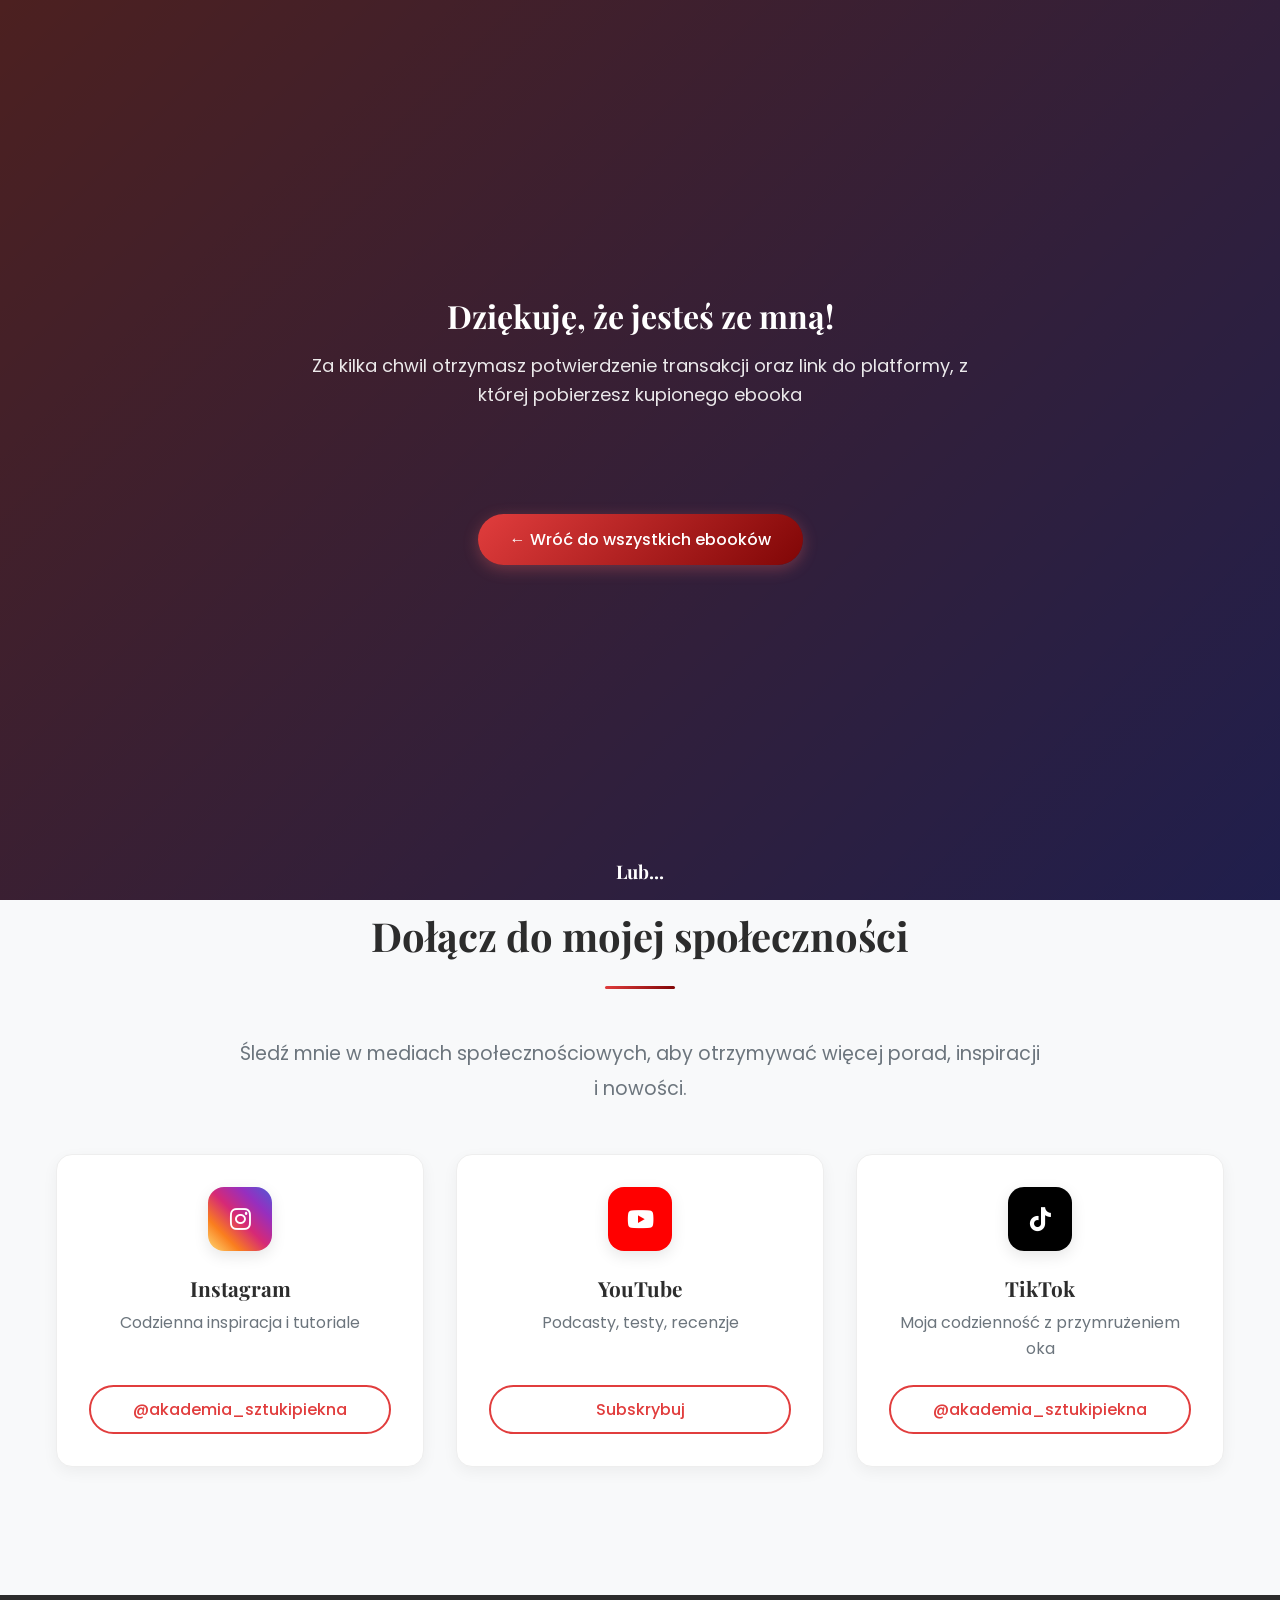
<file: thank-you/index.html>
<!DOCTYPE html>
<html lang="pl">
<head>
  <meta charset="UTF-8" />
  <meta name="viewport" content="width=device-width, initial-scale=1.0" />
  <title>Dziękuję że jesteś ze mną | Magdalena Mikurda</title>
  <meta name="description" content="Dziękuję za zakup ebooka! Sprawdź inne ebooki i dołącz do mnie na Instagramie, YouTube i TikToku." />
  <link rel="icon" href="../assets/favicon.png" />
  <link rel="stylesheet" href="../css/styles.css" />
  <link rel="stylesheet" href="https://cdnjs.cloudflare.com/ajax/libs/font-awesome/6.0.0/css/all.min.css" />
  <link rel="preconnect" href="https://fonts.googleapis.com">
  <link rel="preconnect" href="https://fonts.gstatic.com" crossorigin>
  <link href="https://fonts.googleapis.com/css2?family=Poppins:wght@300;400;500;600;700&family=Playfair+Display:wght@400;500;600;700&display=swap" rel="stylesheet">
</head>
<body>
  <header class="hero" style="padding: 60px 0 20px 0;">
    <div class="container text-center">
      <h1 class="text-3xl md:text-4xl font-bold mb-4">Dziękuję, że jesteś ze mną!</h1>
      <p class="text-lg opacity-90 max-w-2xl mx-auto">Za kilka chwil otrzymasz potwierdzenie transakcji oraz link do platformy, z której pobierzesz kupionego ebooka</p>

        <section class="py-8">
            <div class="container text-center">
                <a class="btn btn-primary" href="../ebooks/" title="Wróć do wszystkich ebooków">← Wróć do wszystkich ebooków</a>
            </div>

            <div class="container text-center" style="position: absolute; bottom: 0; left: 50%; transform: translateX(-50%);">
                <h3 class="text-3xl md:text-4xl font-bold mb-4">Lub...</h3>
            </div>
        </section>
    </div>
  </header>

  <main>
    <section class="community" style="padding-top: 10px;">
      <div class="container">
        <div class="section-header">
          <h2>Dołącz do mojej społeczności</h2>
          <div class="underline"></div>
        </div>
        <p class="community-intro text-center">
          Śledź mnie w mediach społecznościowych, aby otrzymywać więcej porad, inspiracji i nowości.
        </p>
        <div class="social-cards">
          <!-- Instagram -->
          <div class="social-card">
            <div class="social-card-inner">
              <div class="social-icon-wrapper instagram-gradient">
                <i class="fab fa-instagram"></i>
              </div>
              <h3>Instagram</h3>
              <p>Codzienna inspiracja i tutoriale</p>
              <a href="https://www.instagram.com/akademia_sztukipiekna/" class="btn btn-outline">
                @akademia_sztukipiekna
              </a>
            </div>
          </div>
          <!-- YouTube -->
          <div class="social-card">
            <div class="social-card-inner">
              <div class="social-icon-wrapper youtube-gradient">
                <i class="fab fa-youtube"></i>
              </div>
              <h3>YouTube</h3>
              <p>Podcasty, testy, recenzje</p>
              <a href="https://www.youtube.com/@AkademiaSztukiPiękna" class="btn btn-outline">
                Subskrybuj
              </a>
            </div>
          </div>
          <!-- TikTok -->
          <div class="social-card">
            <div class="social-card-inner">
              <div class="social-icon-wrapper tiktok-gradient">
                <i class="fab fa-tiktok"></i>
              </div>
              <h3>TikTok</h3>
              <p>Moja codzienność z przymrużeniem oka</p>
              <a href="https://www.tiktok.com/@akademia.sztuki.pi" class="btn btn-outline">
                @akademia_sztukipiekna
              </a>
            </div>
          </div>
        </div>
      </div>
    </section>
  </main>

  <footer class="footer bg-foreground text-background py-10">
    <div class="container text-center">
      <div class="text-sm opacity-75">© 2025 Magdalena Mikurda</div>
    </div>
  </footer>

  <script src="../js/main.js"></script>
</body>
</html>
</file>
<file: css/styles.css>
/* 
* Magdalena Mikurda - Professional Manicure Training
* Main Stylesheet
*/

/* ===== VARIABLES ===== */
:root {
    /* Colors */
    --primary-color: #e13d3d;
    --primary-color-light: #ff7171;
    --secondary-color: #800606;
    --secondary-color-light: #ff3434;
    --accent-color: #bb86fc;
    --dark-color: #2c2c2c;
    --light-color: #f8f9fa;
    --gray-color: #6c757d;
    --background-color-primary: #e88989;
    --background-color-secondary: #aa1313;
    --foreground: var(--dark-color);
    --muted-foreground: var(--gray-color);
    --border: #e2e2e2;
    --gradient-primary: linear-gradient(135deg, var(--primary-color), var(--secondary-color));
    --gradient-secondary: linear-gradient(135deg, var(--secondary-color-light), var(--primary-color-light));
    --gradient-background: linear-gradient(135deg, var(--background-color-primary), var(--background-color-secondary));
    --gradient-success:  linear-gradient(135deg, #28a745, #218838);
    --gradient-hero: linear-gradient(135deg, #f0f0f0, #e8e8e8);
    --gradient-card: white;
    --instagram-gradient: linear-gradient(45deg, #feda75, #fa7e1e, #d62976, #962fbf, #4f5bd5);

    /* Typography */
    --heading-font: 'Playfair Display', serif;
    --body-font: 'Poppins', sans-serif;
    
    /* Spacing */
    --section-padding: 5rem 0;
    --container-padding: 0 1rem;
}

/* ===== RESET & BASE STYLES ===== */
* {
    margin: 0;
    padding: 0;
    box-sizing: border-box;
}

html {
    scroll-behavior: smooth;
    font-size: 16px;
}

body {
    font-family: var(--body-font);
    line-height: 1.6;
    color: var(--dark-color);
    background-color: var(--light-color);
    overflow-x: hidden;
}

h1, h2, h3, h4, h5, h6 {
    font-family: var(--heading-font);
    font-weight: 700;
    line-height: 1.3;
    margin-bottom: 1rem;
}

p {
    margin-bottom: 1.5rem;
}

a {
    text-decoration: none;
    color: var(--primary-color);
    transition: all 0.3s ease;
}

a:hover {
    color: var(--secondary-color);
}



ul {
    list-style: none;
}

.container {
    width: 100%;
    max-width: 1200px;
    margin: 0 auto;
    padding: var(--container-padding);
}

section {
    padding: var(--section-padding);
}

.section-header {
    text-align: center;
    margin-bottom: 3rem;
}

.section-header h2 {
    font-size: 2.5rem;
    color: var(--dark-color);
    position: relative;
    display: inline-block;
}

.underline {
    height: 3px;
    width: 70px;
    background: var(--gradient-primary);
    margin: 0 auto;
    margin-top: 0.5rem;
    border-radius: 5px;
}

/* ===== BUTTONS ===== */
.btn {
    display: inline-block;
    padding: 0.8rem 2rem;
    border-radius: 50px;
    font-weight: 500;
    text-align: center;
    cursor: pointer;
    transition: all 0.3s ease;
    border: none;
    font-size: 1rem;
}

.btn-primary {
    background: var(--gradient-primary);
    color: white;
    box-shadow: 0 4px 15px rgba(255, 107, 107, 0.3);
}

.btn-primary:hover {
    transform: translateY(-3px);
    box-shadow: 0 8px 20px rgba(255, 107, 107, 0.4);
    color: white;
}

.btn-secondary {
    background: var(--accent-color);
    color: white;
    box-shadow: 0 4px 15px rgba(187, 134, 252, 0.3);
}

.btn-secondary:hover {
    transform: translateY(-3px);
    box-shadow: 0 8px 20px rgba(187, 134, 252, 0.4);
    color: white;
}

.btn-raised {
    background: var(--gradient-hero);
    color: white;
    box-shadow: 0 4px 15px rgba(255, 107, 107, 0.3);
}

/* ===== ANIMATIONS ===== */
/* CSS animations replaced with GSAP animations in main.js */

.fade-in {
    opacity: 1; /* Elements visible by default, GSAP will handle animations */
}

.pulse {
    /* Class retained for compatibility, animation handled by GSAP */
}

/* ===== HEADER & NAVIGATION ===== */
.header {
    position: fixed;
    top: 0;
    left: 0;
    width: 100%;
    z-index: 1000;
    background-color: rgba(255, 255, 255, 0.95);
    box-shadow: 0 2px 10px rgba(0, 0, 0, 0.1);
    padding: 1rem 0;
    transition: all 0.3s ease;
}

.navbar {
    display: flex;
    justify-content: space-between;
    align-items: center;
    position: relative;
}

.logo {
    display: flex;
    align-items: center;
}

.logo-image {
    height: 40px;
    margin-right: 10px;
}

.logo h1 {
    font-size: 1.5rem;
    margin-bottom: 0;
    color: var(--primary-color);
}

.nav-menu {
    display: flex;
    align-items: center;
}

.nav-item {
    margin-left: 2rem;
}

.nav-link {
    color: var(--dark-color);
    font-weight: 500;
    position: relative;
}

.nav-link::after {
    content: '';
    position: absolute;
    bottom: -5px;
    left: 0;
    width: 0;
    height: 2px;
    background: var(--gradient-primary);
    transition: width 0.3s ease;
}

.nav-link:hover::after {
    width: 100%;
}

.nav-link-courses {
    display: inline-block;
    padding: 0.6rem 1.2rem;
    border-radius: 50px;
    background: var(--gradient-primary);
    color: white;
    font-weight: 500;
    box-shadow: 0 4px 10px rgba(255, 107, 107, 0.3);
    transition: all 0.3s ease;
}

.nav-link-courses:hover {
    transform: translateY(-3px);
    box-shadow: 0 6px 15px rgba(255, 107, 107, 0.4);
    color: white;
}

.hamburger {
    display: none;
    cursor: pointer;
}

.bar {
    display: block;
    width: 25px;
    height: 3px;
    margin: 5px auto;
    transition: all 0.3s ease;
    background-color: var(--dark-color);
}

/* ===== HERO SECTION ===== */
.hero {
    height: 100vh;
    background: linear-gradient(rgba(0, 0, 0, 0.7), rgba(0, 0, 0, 0.7)), 
                linear-gradient(135deg, #ff6b6b, #6b66ff);
    background-size: cover;
    background-position: center;
    display: flex;
    align-items: center;
    text-align: center;
    color: white;
    padding-top: 80px;
}

.hero-content {
    max-width: 800px;
    margin: 0 auto;
}

.hero-content h1 {
    font-size: 3.5rem;
    margin-bottom: 1rem;
}

.hero-content h2 {
    font-size: 2rem;
    margin-bottom: 1.5rem;
    font-weight: 400;
}

.hero-content p {
    font-size: 1.2rem;
    margin-bottom: 2rem;
}

.scroll-down-indicator {
    position: absolute;
    bottom: 30px;
    left: 50%;
    transform: translateX(-50%);
    text-align: center;
    cursor: pointer;
}

.scroll-down-indicator i {
    font-size: 2rem;
    color: white;
    animation: bounce 2s infinite;
}

@keyframes bounce {
    0%, 20%, 50%, 80%, 100% {
        transform: translateY(0);
    }
    40% {
        transform: translateY(-20px);
    }
    60% {
        transform: translateY(-10px);
    }
}

/* ===== ABOUT SECTION ===== */
.about-content {
    display: flex;
    align-items: center;
    gap: 3rem;
}

.about-image {
    flex: 1;
    }



.profile-placeholder {
    width: 100%;
    max-width: 450px;
    height: 500px;
    background: var(--gradient-background);
    border-radius: 10px;
    box-shadow: 0 10px 30px rgba(0, 0, 0, 0.1);
    display: flex;
    flex-direction: column;
    align-items: center;
    justify-content: center;
    color: white;
    position: relative;
    overflow: hidden;
}

.profile-image {
    width: 150%;
    height: auto;
    object-fit: cover;
    margin-top: 3%;
}

.profile-initials {
    font-size: 5rem;
    font-weight: 700;
    margin-bottom: 1rem;
    font-family: var(--heading-font);
}

.profile-placeholder-text {
    font-size: 1.2rem;
    margin-bottom: 0;
}

.placeholder-note {
    text-align: center;
    margin-top: 1rem;
    font-style: italic;
    color: var(--gray-color);
    font-size: 0.9rem;
}

.about-text {
    flex: 1;
}

.about-text h3 {
    color: var(--primary-color);
    margin-bottom: 1.5rem;
}

/* ===== EXPERIENCE SECTION ===== */
.experience {
    background: var(--gradient-hero);
    background-size: cover;
    background-position: center;
    color: var(--foreground);
    text-align: center;
    position: relative;
    padding: 5rem 0;
}

.counters {
    display: grid;
    grid-template-columns: repeat(auto-fit, minmax(250px, 1fr));
    gap: 2rem;
    text-align: center;
}

.counter-item {
    background-color: white;
    padding: 2rem;
    border-radius: 10px;
    box-shadow: 0 5px 15px rgba(0, 0, 0, 0.05);
    transition: transform 0.3s ease;
}

.counter-item:hover {
    transform: translateY(-10px);
}

.counter-item i {
    font-size: 2.5rem;
    color: var(--primary-color);
    margin-bottom: 1rem;
}

.counter {
    font-size: 3rem;
    font-weight: 700;
    color: var(--dark-color);
    margin-bottom: 0.5rem;
}

.counter-item h3 {
    font-size: 1.2rem;
    color: var(--gray-color);
    margin-bottom: 0;
}

/* ===== COMMUNITY SECTION ===== */
.community {
    background-color: var(--light-color);
    padding: 5rem 0;
}

.community-intro {
    max-width: 800px;
    margin: 0 auto 3rem;
    font-size: 1.2rem;
    color: var(--gray-color);
    line-height: 1.8;
}

.social-cards {
    display: grid;
    grid-template-columns: repeat(auto-fit, minmax(280px, 1fr));
    gap: 2rem;
    margin-bottom: 3rem;
}

.social-card {
    transition: transform 0.3s ease;
    display: flex;
}

.social-card:hover {
    transform: translateY(-10px);
}

.social-card-inner {
    background-color: white;
    border: 1px solid #eee;
    border-radius: 1rem;
    padding: 2rem;
    text-align: center;
    box-shadow: 0 5px 15px rgba(0, 0, 0, 0.05);
    transition: box-shadow 0.3s ease;
    display: flex;
    flex-direction: column;
    width: 100%;
}

.social-card:hover .social-card-inner {
    box-shadow: 0 10px 25px rgba(0, 0, 0, 0.1);
}

.social-icon-wrapper {
    width: 4rem;
    height: 4rem;
    border-radius: 1rem;
    display: flex;
    align-items: center;
    justify-content: center;
    margin: 0 auto 1.5rem;
    box-shadow: 0 5px 15px rgba(0, 0, 0, 0.1);
}

.social-icon-wrapper i {
    font-size: 1.5rem;
    color: white;
}

.instagram-gradient {
    background: var(--instagram-gradient);
}

.youtube-gradient {
    background-color: #ff0000;
}

.tiktok-gradient {
    background-color: #000000;
}

.social-card h3 {
    font-size: 1.3rem;
    margin-bottom: 0.5rem;
}

.social-card p {
    color: var(--gray-color);
    margin-bottom: 1.5rem;
    flex-grow: 1;
}

.btn-outline {
    display: inline-block;
    padding: 0.6rem 1.5rem;
    border: 2px solid var(--primary-color);
    border-radius: 50px;
    color: var(--primary-color);
    font-weight: 500;
    transition: all 0.3s ease;
    background-color: transparent;
    width: 100%;
}

.btn-outline:hover {
    background-color: var(--primary-color);
    color: white;
}

.community-cta {
    background: var(--gradient-primary);
    padding: 2.5rem;
    border-radius: 1rem;
    text-align: center;
    color: white;
    box-shadow: 0 10px 25px rgba(225, 61, 61, 0.2);
}

.community-cta h3 {
    font-size: 1.5rem;
    margin-bottom: 1rem;
    color: white;
}

.community-cta p {
    margin-bottom: 1.5rem;
    opacity: 0.9;
}

.community-cta .btn-secondary {
    background-color: white;
    color: var(--primary-color);
    border: none;
    padding: 0.8rem 2rem;
    font-weight: 600;
}

.community-cta .btn-secondary:hover {
    background-color: rgba(255, 255, 255, 0.9);
}

/* ===== GALLERY SECTION ===== */
.gallery-note {
    text-align: center;
    margin-bottom: 2rem;
    font-style: italic;
    color: var(--gray-color);
}

/* Carousel Styles */
.carousel-container {
    position: relative;
    max-width: 800px;
    margin: 0 auto;
    overflow: hidden;
}

.carousel-track {
    display: flex;
    transition: transform 0.5s ease;
}

.carousel-slide {
    min-width: 100%;
    padding: 0 10px;
}

.gallery-item {
    position: relative;
    overflow: hidden;
    border-radius: 10px;
    box-shadow: 0 5px 15px rgba(0, 0, 0, 0.1);
    transition: all 0.3s ease;
}

.gallery-item:hover {
    transform: scale(1.03);
    box-shadow: 0 10px 25px rgba(0, 0, 0, 0.15);
}

.carousel-nav {
    display: flex;
    justify-content: center;
    align-items: center;
    margin-top: 2rem;
}

.carousel-prev,
.carousel-next {
    background: transparent;
    color: var(--primary-color);
    border: 1px solid var(--primary-color);
    width: 40px;
    height: 40px;
    border-radius: 50%;
    display: flex;
    align-items: center;
    justify-content: center;
    cursor: pointer;
    margin: 0 1rem;
    box-shadow: none;
    transition: all 0.3s ease;
}

.carousel-prev:hover,
.carousel-next:hover {
    background: rgba(225, 61, 61, 0.1);
    transform: translateY(-3px);
    box-shadow: none;
}

.carousel-dots {
    display: flex;
    justify-content: center;
    align-items: center;
}

.carousel-dot {
    width: 12px;
    height: 12px;
    border-radius: 50%;
    background-color: transparent;
    border: 1px solid var(--primary-color);
    margin: 0 6px;
    cursor: pointer;
    transition: all 0.3s ease;
}

.carousel-dot.active {
    background-color: var(--primary-color);
    transform: scale(1.2);
}

.text-center {
    text-align: center;
}

.placeholder-image {
    width: 100%;
    height: 300px;
    display: flex;
    align-items: center;
    justify-content: center;
    color: white;
    font-weight: 500;
    transition: all 0.5s ease;
    position: relative;
    overflow: hidden;
}

/* Increase carousel height for non-mobile devices */
@media (min-width: 768px) {
    .placeholder-image {
        height: 400px;
    }
}

@media (min-width: 992px) {
    .placeholder-image {
        height: 450px;
    }
}

.placeholder-text {
    z-index: 2;
    text-shadow: 0 2px 4px rgba(0, 0, 0, 0.3);
}

.placeholder-image::before {
    content: '';
    position: absolute;
    top: 0;
    left: 0;
    width: 100%;
    height: 100%;
    background: transparent;
    z-index: 1;
}

.image {
    width: 95%;
    height: 95%;
    object-fit: cover;
    position: absolute;
    top: 50%;
    left: 50%;
    transform: translate(-50%, -50%);
    border-radius: 8px;
}

.about-info-badge {
    background: var(--gradient-secondary);
    border-radius: 25px;
    text-align: center;
    padding: 0.5rem 1rem;
    color: white;
    font-weight: 500;
    position: absolute;
    bottom: -5%;
    right: 5%;
    z-index: 2;
    box-shadow: 0 2px 5px rgba(0, 0, 0, 0.2);
}

.best-option-info-badge {
    background: var(--gradient-success);
    border-radius: 25px;
    text-align: center;
    padding: 0.5rem 1rem;
    color: white;
    font-weight: 500;
    position: absolute;
    top: -24px;
    right: 10px;
    z-index: 4;
    box-shadow: 0 2px 5px rgba(0, 0, 0, 0.2);
}

.gallery-item:hover .placeholder-image {
    transform: scale(1.05);
}

/* ===== COURSES SECTION ===== */
.courses {
    background: var(--gradient-hero);
    background-size: cover;
    background-position: center;
    color: var(--foreground);
    text-align: center;
    position: relative;
    padding: 5rem 0;
}

.courses .section-header h2 {
    color: var(--foreground);
}

.courses-intro {
    max-width: 800px;
    margin: 0 auto 3rem;
    font-size: 1.2rem;
    color: var(--muted-foreground);
    line-height: 1.8;
}

/* Base grid for ebook displays */
.ebook-grid, .ebooks-grid {
    display: grid;
    gap: 2rem;
}

/* Home page specific grid */
.ebook-grid {
    grid-template-columns: repeat(auto-fit, minmax(300px, 1fr));
    margin-bottom: 3rem;
}

.ebook-card {
    background: var(--gradient-card);
    border-radius: 1rem;
    box-shadow: 0 5px 15px rgba(0, 0, 0, 0.05);
    border: 1px solid var(--border);
    text-align: left;
    transition: transform 0.3s ease, box-shadow 0.3s ease;
    overflow: hidden;
}

/* Base hover effect for all ebook cards */
.ebook-card:hover {
    transform: translateY(-10px);
    box-shadow: 0 15px 30px rgba(0, 0, 0, 0.15);
}

/* Home page specific ebook card styling */
.courses .ebook-card {
    padding: 2rem;
}

.text-card {
    margin-bottom: 1rem;
    padding: 2rem;
    background-color: white;
    border-radius: 1rem;
    box-shadow: 0 5px 15px rgba(0, 0, 0, 0.05);
}

.ebook-icon-wrapper {
    width: 4rem;
    height: 4rem;
    border-radius: 1rem;
    display: flex;
    align-items: center;
    justify-content: center;
    margin: 0 auto 1.5rem;
    background: var(--gradient-primary);
    box-shadow: 0 5px 15px rgba(225, 61, 61, 0.2);
}

.ebook-icon-wrapper i {
    font-size: 2rem;
    color: white;
}

.ebook-card h3 {
    font-size: 1.5rem;
    margin-bottom: 1rem;
    text-align: center;
}

.ebook-card p {
    color: var(--muted-foreground);
    margin-bottom: 1.5rem;
    line-height: 1.6;
}

.rating {
    display: flex;
    align-items: center;
    justify-content: center;
    gap: 0.25rem;
}

.rating i {
    color: #ffc107;
}

.rating-text {
    color: var(--muted-foreground);
    margin-left: 0.5rem;
    font-size: 0.9rem;
}

.benefits-list {
    list-style: none;
    padding: 0;
    margin: 0;
}

.benefits-list li {
    display: flex;
    align-items: flex-start;
    gap: 0.75rem;
    margin-bottom: 1rem;
}

.benefits-list i {
    color: var(--primary-color);
    margin-top: 0.25rem;
    flex-shrink: 0;
}

.benefits-list span {
    color: var(--muted-foreground);
}

.ebook-cta {
    background: var(--gradient-primary);
    padding: 2.5rem;
    border-radius: 1rem;
    text-align: center;
    color: white;
    box-shadow: 0 10px 25px rgba(225, 61, 61, 0.2);
    margin-top: 2rem;
}

.ebook-cta h3 {
    font-size: 1.75rem;
    margin-bottom: 1rem;
    color: white;
}

.ebook-cta p {
    margin-bottom: 2rem;
    opacity: 0.9;
    max-width: 800px;
    margin-left: auto;
    margin-right: auto;
    font-size: 1.1rem;
}

.cta-buttons {
    display: flex;
    flex-wrap: wrap;
    justify-content: center;
    gap: 1rem;
}

.btn-outline-light {
    display: inline-block;
    padding: 0.8rem 2rem;
    border: 2px solid white;
    border-radius: 50px;
    color: white;
    font-weight: 500;
    transition: all 0.3s ease;
    background-color: transparent;
}

.btn-outline-light:hover {
    background-color: white;
    color: var(--primary-color);
}

/* ===== FOOTER ===== */
.footer {
    background-color: var(--dark-color);
    color: white;
}

/* New Footer Styles */
.bg-foreground {
    background-color: var(--dark-color);
}

.text-background {
    color: white;
}

.py-16 {
    padding-top: 4rem;
    padding-bottom: 4rem;
}

.mx-auto {
    margin-left: auto;
    margin-right: auto;
}

.px-6 {
    padding-left: 1.5rem;
    padding-right: 1.5rem;
}

.max-w-4xl {
    max-width: 56rem;
}

.text-center {
    text-align: center;
}

.mb-12 {
    margin-bottom: 3rem;
}

.mb-6 {
    margin-bottom: 1.5rem;
}

.mb-8 {
    margin-bottom: 2rem;
}

.text-2xl {
    font-size: 1.5rem;
}

.md\:text-3xl {
    font-size: 1.875rem;
}

.font-bold {
    font-weight: 700;
}

.text-lg {
    font-size: 1.125rem;
}

.opacity-90 {
    opacity: 0.9;
}

.max-w-2xl {
    max-width: 42rem;
}

.leading-relaxed {
    line-height: 1.625;
}

.grid {
    display: grid;
}

.md\:grid-cols-2 {
    grid-template-columns: repeat(2, minmax(0, 1fr));
}

.gap-8 {
    gap: 2rem;
}

.gap-4 {
    gap: 1rem;
}

.gap-2 {
    gap: 0.5rem;
}

.flex {
    display: flex;
}

.flex-col {
    flex-direction: column;
}

.md\:flex-row {
    flex-direction: row;
}

.items-center {
    align-items: center;
}

.justify-center {
    justify-content: center;
}

.justify-evenly {
    justify-content: space-evenly;
}

.justify-between {
    justify-content: space-between;
}

.align-center{
    align-items: center;
}

.p-6 {
    padding: 1.5rem;
}

.p-8 {
    padding: 2rem;
}

.bg-background\/10 {
    background-color: rgba(255, 255, 255, 0.1);
}

.rounded-xl {
    border-radius: 0.75rem;
}

.rounded-2xl {
    border-radius: 1rem;
}

.backdrop-blur-sm {
    backdrop-filter: blur(4px);
}

.text-primary-glow {
    color: var(--primary-color);
}

.text-left {
    text-align: left;
}

.font-semibold {
    font-weight: 600;
}

.h-6, .w-6 {
    height: 1.5rem;
    width: 1.5rem;
}

.h-8, .w-8 {
    height: 2.5rem;
    width: 2.5rem;
}

.h-4, .w-4 {
    height: 1rem;
    width: 1rem;
}

/* Custom class for Font Awesome icons in footer */
.footer-icon {
    font-size: 1.5rem !important;
    height: auto !important;
    width: auto !important;
}

/* Larger icon size for specific sections */
.footer-icon-lg {
    font-size: 2rem !important;
    height: auto !important;
    width: auto !important;
}

.footer-icon-xl {
    font-size: 3rem !important;
    height: auto !important;
    width: auto !important;
}

.instagram-footer-image {
    margin-bottom: 16px;
    margin-left: 32px;
}

.bg-gradient-to-r.from-purple-600.via-pink-600.to-yellow-500 {
    background-image: linear-gradient(to right, rgb(147, 51, 234), rgb(219, 39, 119), rgb(234, 179, 8));
}

.text-white {
    color: white;
}

.text-white\/90 {
    color: rgba(255, 255, 255, 0.9);
}

.bg-white {
    background-color: white;
}

.text-purple-600 {
    color: rgb(147, 51, 234);
}

.hover\:bg-white\/90:hover {
    background-color: rgba(255, 255, 255, 0.9);
}

.border-t {
    border-top-width: 1px;
}

.border-background\/20 {
    border-color: rgba(255, 255, 255, 0.2);
}

.pt-8 {
    padding-top: 2rem;
}

.mt-6 {
    margin-top: 1.5rem;
}

.text-sm {
    font-size: 0.875rem;
}

.opacity-75 {
    opacity: 0.75;
}

.text-red-400 {
    color: rgb(248, 113, 113);
}

.fill-current {
    fill: currentColor;
}

.footer-bottom p {
    margin-bottom: 0;
    font-size: 0.9rem;
    color: rgba(255, 255, 255, 0.7);
}

/* ===== RESPONSIVE DESIGN ===== */
@media (max-width: 992px) {
    .about-content {
        flex-direction: column;
    }
    
    .hero-content h1 {
        font-size: 3rem;
    }
    
    .hero-content h2 {
        font-size: 1.8rem;
    }
}

@media (max-width: 768px) {
    .hamburger {
        display: block;
        position: absolute;
        z-index: 1001;
        right: 1.5rem;
        transform: none;
    }
    
    .hamburger.active .bar:nth-child(2) {
        opacity: 0;
    }
    
    .hamburger.active .bar:nth-child(1) {
        transform: translateY(8px) rotate(45deg);
    }
    
    .hamburger.active .bar:nth-child(3) {
        transform: translateY(-8px) rotate(-45deg);
    }
    
    .nav-menu {
        position: fixed;
        left: -100%;
        top: 70px;
        gap: 0;
        flex-direction: column;
        background-color: white;
        width: 100%;
        text-align: center;
        transition: 0.3s;
        box-shadow: 0 10px 20px rgba(0, 0, 0, 0.1);
        padding: 2rem 0;
    }
    
    .nav-item {
        margin: 1rem 0;
    }
    
    .nav-menu.active {
        left: 0;
    }
    
    .hero-content h1 {
        font-size: 2.5rem;
    }
    
    .hero-content h2 {
        font-size: 1.5rem;
    }
    
    .section-header h2 {
        font-size: 2rem;
    }
    
    /* Display contact info in one column on mobile */
    .footer .md\:grid-cols-2 {
        grid-template-columns: 1fr;
    }
    
    /* Ensure footer bottom section displays in one column on mobile */
    .footer .flex-col.md\:flex-row {
        flex-direction: column !important;
    }
}

@media (max-width: 576px) {
    /* Make counters smaller and display in two columns for mobile */
    .counters {
        grid-template-columns: repeat(2, 1fr);
        gap: 1rem;
    }
    
    .counter-item {
        padding: 1rem;
    }
    
    .counter-item i {
        font-size: 1.8rem;
        margin-bottom: 0.5rem;
    }
    
    .counter {
        font-size: 2rem;
        margin-bottom: 0.3rem;
    }
    
    .counter-item h3 {
        font-size: 0.9rem;
    }
    .hero-content h1 {
        font-size: 2rem;
    }
    
    .hero-content h2 {
        font-size: 1.3rem;
    }
    
    .counter {
        font-size: 2.5rem;
    }
    
    .gallery-container {
        grid-template-columns: 1fr;
    }
    
    .background-image {
        top: -16%;
        right: -35%;
        opacity: 16%;
    }
}
</file>
